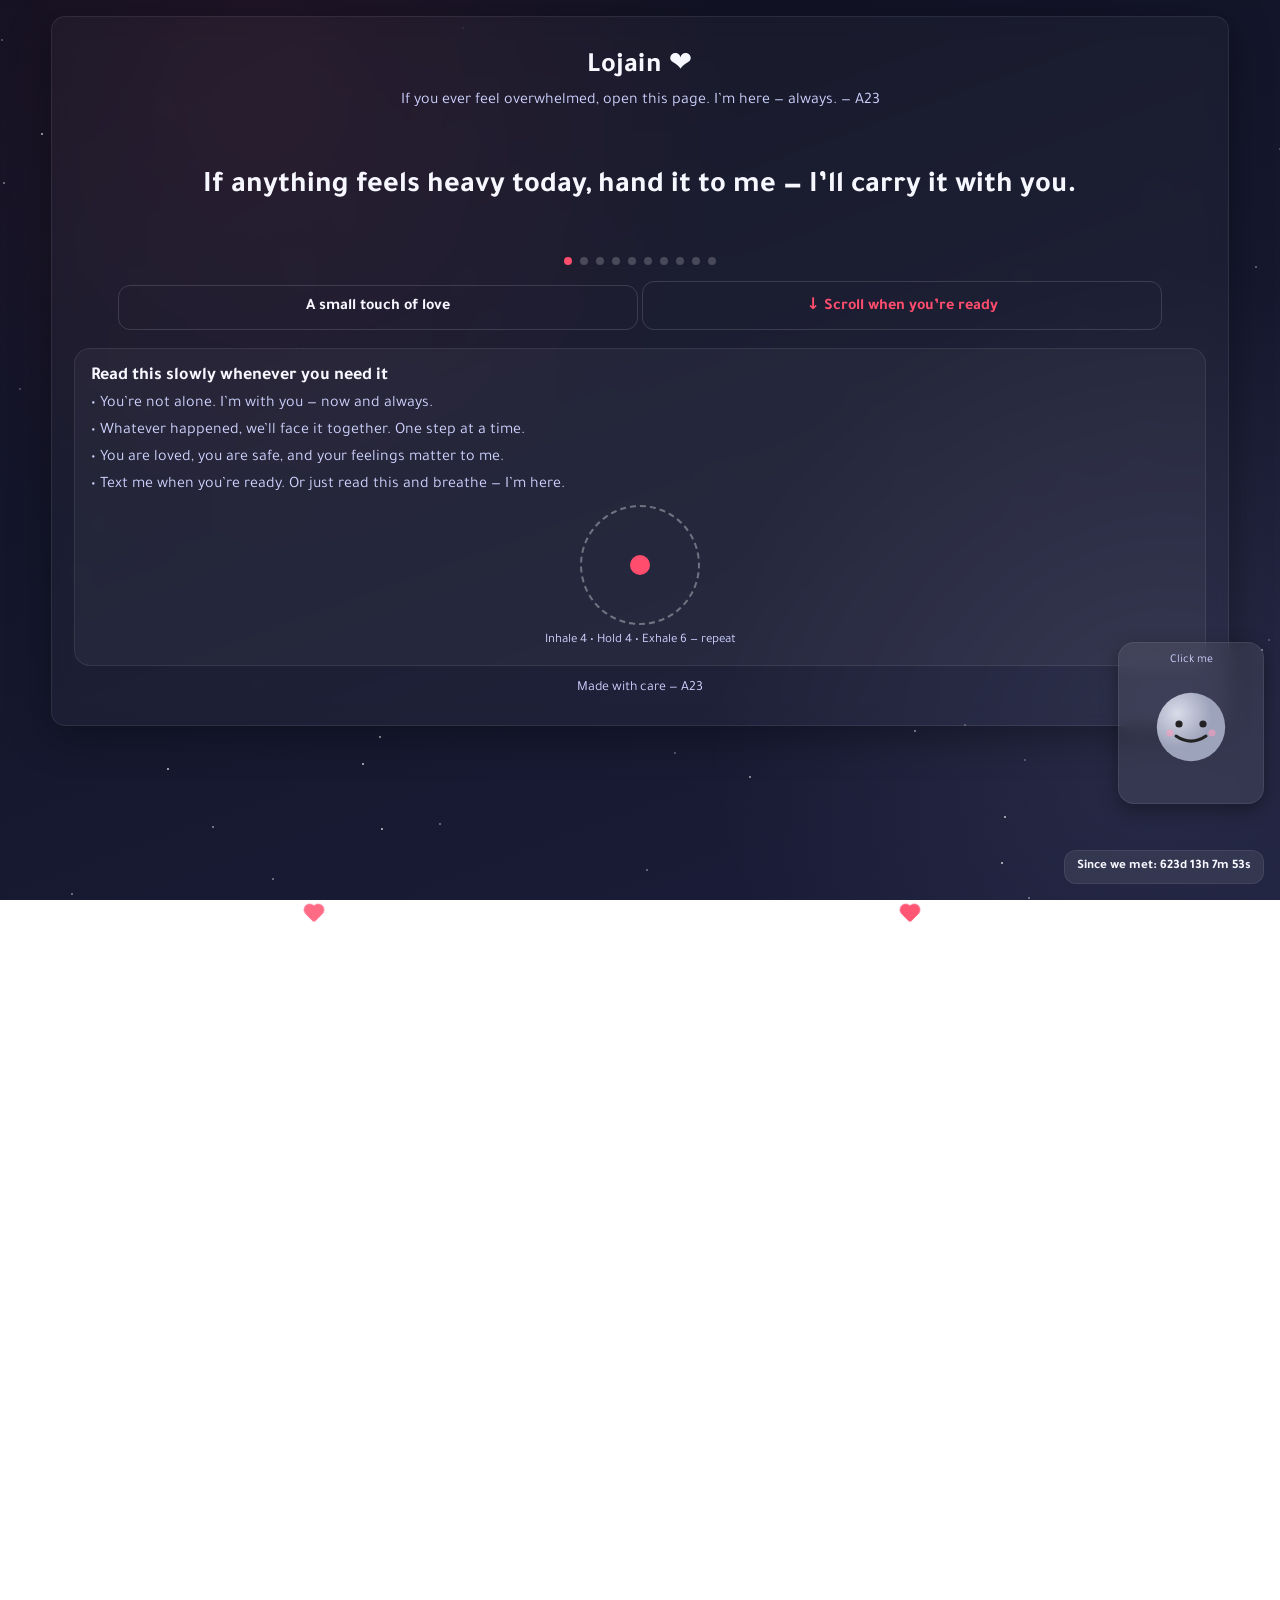
<file: ii1123.github.io/index.html>
<!DOCTYPE html>
<html lang="en" dir="ltr">
<head>
  <meta charset="UTF-8" />
  <meta name="viewport" content="width=device-width, initial-scale=1.0" />
  <title>Lojain — A23</title>
  <link rel="manifest" href="manifest.json">
  <link href="https://fonts.googleapis.com/css2?family=Tajawal:wght@400;700;900&display=swap" rel="stylesheet" />
  <link rel="stylesheet" href="style.css?v=3">

  <!-- تحسينات الموبايل + منع التداخل -->
  <style>
    :root { --vh: 1vh; }

    .wrap { min-height: 100svh; min-height: calc(var(--vh) * 100); padding: 16px; }
    .card { max-width: 92vw; margin: 0 auto; border-radius: 14px; }

    .cta, button, .down {
      display: inline-block;
      width: 100%;
      max-width: 520px;
      padding: 12px 16px;
      font-size: 16px;
      border-radius: 12px;
      touch-action: manipulation;
    }

    @media (max-width: 480px) {
      h1 { font-size: 28px; }
      .subtitle { font-size: 14px; line-height: 1.5; }
      .breath-steps { font-size: 13px; }
      .footer { font-size: 12px; }
      #sinceCounter { font-size: 13px; }
    }

    /* طبقات الخلفية ما تستقبل لمس */
    .stars, .hearts { pointer-events: none; }

    /* مسافة سفليّة كافية عشان المثبّتات ما تغطي المحتوى */
    .wrap, .section, .notebook { padding-bottom: 240px; }

    /* العداد ثابت يمين تحت */
    .since {
      position: fixed !important;
      right: 16px;
      left: auto !important;
      transform: none !important;
      bottom: calc(16px + env(safe-area-inset-bottom, 0px));
      z-index: 7;
    }

    /* الدمية فوق العداد */
    .mood-toy {
      position: fixed;
      right: 16px;
      bottom: calc(96px + env(safe-area-inset-bottom, 0px));
      z-index: 8;
    }

    /* المذكرة بحجم مناسب ومتمركزة */
    .notebook {
      display: block !important;
      position: relative;
      z-index: 2;
      max-width: 720px;
      margin: 24px auto;
      padding: 12px;
    }
    #memo {
      width: 100%;
      box-sizing: border-box;
      min-height: 160px;
      resize: vertical;
    }

    #readyCard { position: relative; z-index: 2; }

    @media (max-width: 600px) {
      .card { max-width: 94vw; }
      .notebook { max-width: 94vw; margin: 20px auto; }
      .mood-toy { right: 12px; bottom: calc(96px + env(safe-area-inset-bottom, 0px)); }
      .since { right: 12px; bottom: calc(14px + env(safe-area-inset-bottom, 0px)); }
    }
  </style>
</head>

<body>
  <!-- خلفية متحركة -->
  <div class="stars" id="stars"></div>
  <div class="hearts" id="hearts"></div>

  <!-- الكارد الرئيسي -->
  <div class="wrap">
    <div class="card">
      <h1>Lojain ❤️</h1>
      <p class="subtitle">If you ever feel overwhelmed, open this page. I’m here — always. — A23</p>

      <div class="line" id="line"></div>
      <div class="dots" id="dots" aria-hidden="true"></div>

      <a class="cta" href="#" id="confettiBtn" title="Tap">A small touch of love</a>
      <a id="downLink" class="down" href="#readySection">↓ Scroll when you’re ready</a>

      <div class="support">
        <h3>Read this slowly whenever you need it</h3>
        <p>• You’re not alone. I’m with you — now and always.</p>
        <p>• Whatever happened, we’ll face it together. One step at a time.</p>
        <p>• You are loved, you are safe, and your feelings matter to me.</p>
        <p>• Text me when you’re ready. Or just read this and breathe — I’m here.</p>

        <div class="breathe">
          <div class="circle"><div class="circle-inner"></div></div>
          <div class="breath-steps">Inhale 4 • Hold 4 • Exhale 6 — repeat</div>
        </div>
      </div>

      <div class="footer">Made with care — A23</div>
    </div>
  </div>

  <!-- Section 2 -->
  <section class="section" id="readySection">
    <div class="card" id="readyCard">
      <h2 style="margin:0 0 10px 0">When you’re ready</h2>
      <p class="subtitle" style="text-align:left">
        Take a breath. When you feel okay, tap the button below.
      </p>

      <button id="readyOnceBtn" class="cta" style="margin-top:10px">I’m ready — tap once</button>
      <button id="resetReady" class="cta" style="margin-top:6px;">Reset (all devices)</button>
      <p id="readyOnceState" class="footer" style="margin-top:8px"></p>
    </div>
  </section>

  <!-- Notebook -->
  <div class="notebook">
    <div class="title">Memo</div>
    <textarea id="memo" placeholder="Write in the book…"></textarea>
    <button id="saveMemo">Save</button>
    <div class="memo-hint">Saved only on this device</div>
  </div>

  <!-- Since widget -->
  <div class="since"><strong id="sinceCounter">—</strong></div>

  <!-- Mood Toy (SVG, no images) -->
  <div class="mood-toy glass" id="moodToy" role="button" aria-pressed="false" title="Click to toggle mood">
    <div class="toy-label" id="toyLabel">Click me</div>
    <div class="toy-figure" id="toyFigure" aria-hidden="true">
      <svg viewBox="0 0 200 200" width="120" height="120" class="toy-svg" aria-hidden="true">
        <defs>
          <radialGradient id="happyGrad" cx="30%" cy="30%">
            <stop offset="0%"  stop-color="#d9dbe8"/>
            <stop offset="100%" stop-color="#9da3bb"/>
          </radialGradient>
          <radialGradient id="sadGrad" cx="30%" cy="30%">
            <stop offset="0%"  stop-color="#3a3a48"/>
            <stop offset="100%" stop-color="#0f0f17"/>
          </radialGradient>
          <filter id="softShadow" x="-30%" y="-30%" width="160%" height="160%">
            <feDropShadow dx="0" dy="4" stdDeviation="6" flood-color="#000" flood-opacity=".35"/>
          </filter>
        </defs>

        <!-- جسم -->
        <!-- احذف أي تعبئة قديمة هنا عشان الـ CSS يقدر يلونها -->
<circle id="head" cx="100" cy="90" r="57" />

        <!-- وجه سعيد -->
        <g class="face face-happy">
          <circle cx="80" cy="85" r="6" fill="#222"/>
          <circle cx="120" cy="85" r="6" fill="#222"/>
          <path d="M75 105 Q100 122 125 105" fill="none" stroke="#222" stroke-width="5" stroke-linecap="round"/>
          <circle cx="65" cy="100" r="6" fill="#ff9dbd" opacity=".55"/>
          <circle cx="135" cy="100" r="6" fill="#ff9dbd" opacity=".55"/>
        </g>

        <!-- وجه زعلان -->
        <g class="face face-sad">
          <rect x="73" y="74" width="14" height="10" rx="2" fill="#e9e9ee"/>
          <rect x="113" y="74" width="14" height="10" rx="2" fill="#e9e9ee"/>
          <path d="M78 110 Q100 96 122 110" fill="none" stroke="#e9e9ee" stroke-width="5" stroke-linecap="round"/>
        </g>
      </svg>
    </div>
  </div>

  <!-- Scripts الأساسية -->
  <script>
    /* rotating lines */
    let lines=[
      "If anything feels heavy today, hand it to me — I’ll carry it with you.",
      "No matter what, you’re not facing this alone.",
      "I’m proud of you, even on the days you can’t see it.",
      "Take your time. I’ll wait. I’m not going anywhere.",
      "Your feelings are safe with me — always.",
      "You are loved more than any bad moment can measure.",
      "Breathe. One small step is enough for today.",
      "If you need me at 3AM or 3PM — I’m there.",
      "I choose you on the bright days and the stormy ones.",
      "You and I — team forever."
    ];
    let idx=0; const lineEl=document.getElementById('line'); const dotsEl=document.getElementById('dots');
    lines.forEach((_,i)=>{ const d=document.createElement('div'); d.className='dot'+(i===0?' active':''); dotsEl.appendChild(d); });
    function renderLine(t){ lineEl.innerHTML=''; const s=document.createElement('span'); s.textContent=t; lineEl.appendChild(s); }
    function setActiveDot(i){ Array.from(dotsEl.children).forEach((d,k)=>d.classList.toggle('active',k===i)); }
    function nextLine(){ renderLine(lines[idx]); setActiveDot(idx); idx=(idx+1)%lines.length; }
    nextLine(); setInterval(nextLine,2600);

    /* stars */
    const stars=document.getElementById('stars');
    for(let i=0;i<80;i++){
      const s=document.createElement('div');
      s.className='star';
      s.style.left=Math.random()*100+'vw';
      s.style.top=Math.random()*100+'vh';
      s.style.animationDelay=(Math.random()*6).toFixed(2)+'s';
      s.style.opacity=(0.3+Math.random()*0.7).toFixed(2);
      stars.appendChild(s);
    }

    /* hearts */
    const hearts=document.getElementById('hearts');
    function spawnHeart(){
      const h=document.createElement('div');
      h.className='heart';
      h.style.left=Math.random()*100+'vw';
      h.style.bottom='-20px';
      h.style.animationDuration=(8+Math.random()*5).toFixed(2)+'s';
      h.style.opacity=(0.5+Math.random()*0.5).toFixed(2);
      hearts.appendChild(h);
      setTimeout(()=>h.remove(),12000);
    }
    setInterval(spawnHeart,700);

    /* confetti */
    const btnConfetti=document.getElementById('confettiBtn');
    btnConfetti.addEventListener('click',(e)=>{ e.preventDefault(); for(let i=0;i<120;i++){ makeParticle(); } });
    function makeParticle(){
      const p=document.createElement('div');
      p.style.position='fixed';
      p.style.left=(window.innerWidth/2)+(Math.random()*60-30)+'px';
      p.style.top=(window.innerHeight/2)+(Math.random()*20-10)+'px';
      p.style.width='6px'; p.style.height='10px';
      p.style.background=['#ff4d6d','#ffd166','#06d6a0','#4cc9f0','#f72585'][Math.floor(Math.random()*5)];
      p.style.transform='rotate('+(Math.random()*360)+'deg)'; p.style.opacity='0.9'; p.style.zIndex='9999';
      document.body.appendChild(p);
      const dx=(Math.random()-0.5)*12, dy=(Math.random()-0.9)*14; let x=0,y=0,life=0;
      const t=setInterval(()=>{ life++; x+=dx; y+=dy+life*0.15; p.style.transform=`translate(${x}px,${y}px) rotate(${life*12}deg)`; p.style.opacity=String(0.9-life/90); if(life>90){ clearInterval(t); p.remove(); } },16);
    }

    /* memo (local) */
    const memo=document.getElementById('memo'); const saveMemo=document.getElementById('saveMemo'); const MEMO_KEY='memo_lo';
    try{ memo.value=localStorage.getItem(MEMO_KEY)||'' }catch{}
    saveMemo.addEventListener('click',()=>{ try{ localStorage.setItem(MEMO_KEY,memo.value); saveMemo.textContent='Saved ✓'; setTimeout(()=>saveMemo.textContent='Save',1000)}catch{} });

    /* since counter */
    let MEET_DATE_ISO='2025-03-21T06:09:00';
    function updateSince(){
      const el=document.getElementById('sinceCounter'); if(!el) return;
      const diff=Math.max(0, Date.now()-new Date(MEET_DATE_ISO).getTime());
      const d=Math.floor(diff/86400000);
      const h=Math.floor((diff%86400000)/3600000);
      const m=Math.floor((diff%3600000)/60000);
      const s=Math.floor((diff%60000)/1000);
      el.textContent=`Since we met: ${d}d ${h}h ${m}m ${s}s`;
    }
    updateSince(); setInterval(updateSince,1000);
  </script>

  <!-- I'm ready (مشترك) + Reset عبر JSONP لتفادي CORS -->
  <script>
  (function(){
    const COUPLE_ID = 'lojain_a23_ready';
    const API_URL   = 'https://script.google.com/macros/s/AKfycbwfrBBb4NLNHDX3M0_C80Jut1V6tblDaecBPWBgqSUqhr0E1EIopF86GkJszmyI2seBjw/exec';

    const readyBtn = document.getElementById('readyOnceBtn');
    const resetBtn = document.getElementById('resetReady');
    const stateEl  = document.getElementById('readyOnceState');
    if(!readyBtn || !stateEl) return;

    // JSONP helper (بدون CORS)
    function jsonp(url){
      return new Promise((resolve, reject)=>{
        const cb = 'cb_' + Math.random().toString(36).slice(2);
        const s = document.createElement('script');
        window[cb] = (data)=>{ resolve(data); cleanup(); };
        s.onerror = (e)=>{ reject(e); cleanup(); };
        function cleanup(){ try{ delete window[cb]; }catch{} s.remove(); }
        s.src = url + (url.includes('?')?'&':'?') + 'callback=' + cb + '&_=' + Date.now();
        document.head.appendChild(s);
      });
    }

    function applyReady(ts){ readyBtn.disabled = true; readyBtn.textContent = '✔ Already marked'; stateEl.textContent = ts || 'Marked — synced across devices.'; }
    function clearReady(){ readyBtn.disabled = false; readyBtn.textContent = "I’m ready — tap once"; stateEl.textContent = ""; }

    async function fetchState(){
      try{
        const val = await jsonp(`${API_URL}?id=${encodeURIComponent(COUPLE_ID)}`);
        (val === 'ready') ? applyReady() : clearReady();
      }catch(e){ console.warn('fetchState JSONP failed', e); }
    }
    async function markReady(){
      try{
        const ts = new Date().toLocaleString();
        await jsonp(`${API_URL}?id=${encodeURIComponent(COUPLE_ID)}&state=ready`);
        applyReady('Marked on ' + ts + ' — synced.');
      }catch(e){ console.warn('markReady JSONP failed', e); }
    }
    async function resetReady(){
      try{
        await jsonp(`${API_URL}?id=${encodeURIComponent(COUPLE_ID)}&state=not_ready`);
        clearReady();
      }catch(e){ console.warn('resetReady JSONP failed', e); }
    }

    fetchState();
    readyBtn.addEventListener('click', ()=>{ if(!readyBtn.disabled) markReady(); });
    if (resetBtn) resetBtn.addEventListener('click', resetReady);
  })();
  </script>

  <!-- سكرول ناعم -->
  <script>
  (function(){
    const link = document.getElementById('downLink');
    const target = document.getElementById('readySection');
    if(!link || !target) return;

    const prefersReduced = window.matchMedia && window.matchMedia('(prefers-reduced-motion: reduce)').matches;

    link.addEventListener('click', (e) => {
      e.preventDefault();
      if ('scrollBehavior' in document.documentElement.style) {
        target.scrollIntoView({ behavior: prefersReduced ? 'auto' : 'smooth', block: 'start' });
        return;
      }
      const start = window.pageYOffset || document.documentElement.scrollTop;
      const end   = target.getBoundingClientRect().top + start;
      const dist  = end - start;
      const dur   = 500; let startTs;
      function step(ts){
        if(!startTs) startTs = ts;
        const t = Math.min(1, (ts - startTs) / dur);
        const ease = t<.5 ? 2*t*t : -1+(4-2*t)*t;
        window.scrollTo(0, start + dist*ease);
        if(t < 1) requestAnimationFrame(step);
      }
      requestAnimationFrame(step);
    });
  })();
  </script>

  <!-- دمية المزاج (مزامنة بسيطة مثل السابق) -->
  <script>
  (function(){
    const toy     = document.getElementById('moodToy');
    const figure  = document.getElementById('toyFigure');
    const labelEl = document.getElementById('toyLabel');

    const COUPLE_ID = 'lojain_a23';
    const API_URL   = 'https://script.google.com/macros/s/AKfycbwXfzLg1a_o8y2vEVEbXHeekIVhStkwajuYq8dHR6PM7yDVxMR13NyC9qdolaWklftUPw/exec';
    const KEY_LOCAL = 'lojain_mood';

    function apply(state){
      toy.classList.toggle('sad',   state === 'sad');
      toy.classList.toggle('happy', state !== 'sad');
      toy.setAttribute('aria-pressed', state === 'sad' ? 'true' : 'false');
      labelEl.textContent = state === 'sad' ? 'She is upset' : 'Click me';
    }

    async function fetchRemote(){
      try{
        const r = await fetch(API_URL + '?id=' + encodeURIComponent(COUPLE_ID), { cache:'no-store' });
        if(!r.ok) throw 0;
        const state = (await r.text()).trim() || 'happy';
        localStorage.setItem(KEY_LOCAL, state);
        apply(state);
      }catch{
        apply(localStorage.getItem(KEY_LOCAL) || 'happy');
      }
    }

    let busy=false;
    async function updateRemote(state){
      localStorage.setItem(KEY_LOCAL, state);
      if(busy) return; busy=true;
      try{
        const body = new URLSearchParams({ id: COUPLE_ID, state });
        await fetch(API_URL, { method:'POST', headers:{ 'Content-Type':'application/x-www-form-urlencoded;charset=UTF-8' }, body });
      }finally{
        setTimeout(()=> busy=false, 400);
      }
    }

    fetchRemote();

    toy.addEventListener('click', ()=>{
      const reduce = window.matchMedia && window.matchMedia('(prefers-reduced-motion: reduce)').matches;
      if(!reduce){ figure.classList.remove('flip'); void figure.offsetWidth; figure.classList.add('flip'); }
      const current = toy.classList.contains('sad') ? 'sad' : 'happy';
      const next = current === 'happy' ? 'sad' : 'happy';
      apply(next);
      updateRemote(next);
    });
  })();
  </script>

  <!-- تحسينات موبايل إضافية (إصلاح 100vh + تقليل القلوب/النجوم) -->
  <script>
    (function () {
      const isMobile = /Mobi|Android/i.test(navigator.userAgent) || window.innerWidth < 520;

      function setVh() {
        const vh = window.innerHeight * 0.01;
        document.documentElement.style.setProperty('--vh', `${vh}px`);
      }
      setVh(); window.addEventListener('resize', setVh);

      if (isMobile) {
        const starsWrap = document.getElementById('stars');
        if (starsWrap) {
          const many = starsWrap.querySelectorAll('.star');
          for (let i = 0; i < many.length; i++) { if (i % 2 === 0) many[i].remove(); }
        }
        const _setInterval = window.setInterval;
        let heartsTimerSet = false;
        window.setInterval = function (fn, ms) {
          if (!heartsTimerSet && ms === 700) { heartsTimerSet = true; return _setInterval(fn, 1200); }
          return _setInterval(fn, ms);
        };
      }

      window.addEventListener('touchstart', () => {}, { passive: true });
      window.addEventListener('touchmove', () => {}, { passive: true });
    })();
  </script>
  <script>
document.addEventListener('DOMContentLoaded', () => {
  const card = document.getElementById('readyCard');
  if (!card) return;

  // لو المتصفح ما يدعم IO، نعطيه show مباشرة
  if (!('IntersectionObserver' in window)) {
    card.classList.add('show');
    return;
  }

  const io = new IntersectionObserver((entries) => {
    entries.forEach(e => {
      if (e.isIntersecting) {
        card.classList.add('show');
        io.disconnect();
      }
    });
  }, { threshold: 0.2 });

  io.observe(card);
});
</script>

</body>
</html>
</file>
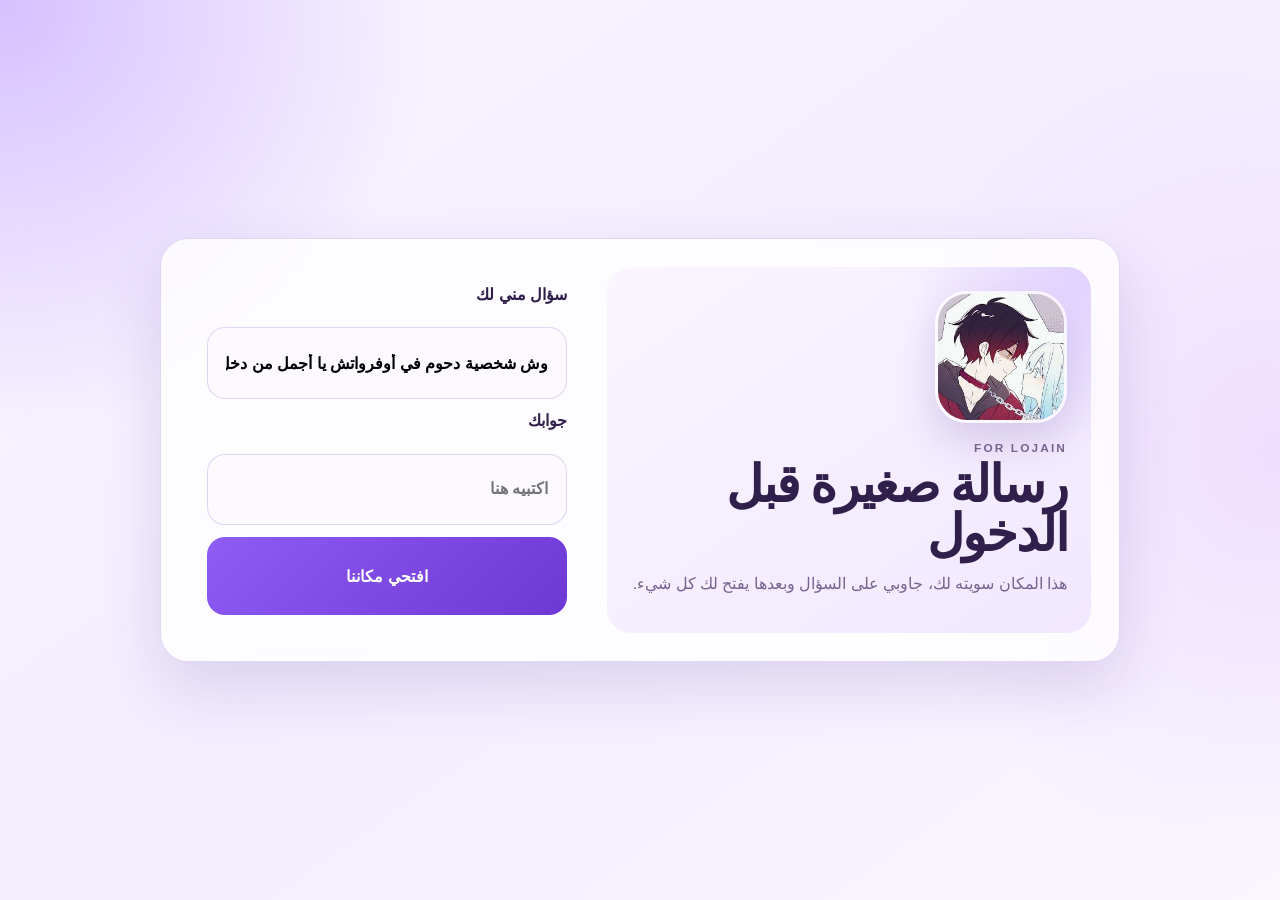
<file: our-app/index.html>
<!doctype html><html lang="ar" dir="rtl"><head><meta charset="utf-8"/><link rel="icon" href="/our-app/favicon.ico"/><meta name="viewport" content="width=device-width,initial-scale=1"/><meta name="theme-color" content="#8f5cf4"/><meta name="description" content="Our App is a private couple space with chat, memories, and mini games."/><link rel="apple-touch-icon" href="/our-app/logo192.png"/><link rel="manifest" href="/our-app/manifest.json"/><title>Our App</title><script defer="defer" src="/our-app/static/js/main.761f5f19.js"></script><link href="/our-app/static/css/main.037143a4.css" rel="stylesheet"></head><body><noscript>You need to enable JavaScript to run this app.</noscript><div id="root"></div></body></html>
</file>
<file: ii1123.github.io/style.css>
:root{
  --bg1:#0f1020; 
  --bg2:#1b1e3a; 
  --accent:#ff4d6d; 
  --text:#f7f7ff; 
  --muted:#cfd3ff;
  --glass: rgba(255,255,255,.03); 
  --glass-bd: rgba(255,255,255,.08);
  --ring:#ffffff33;
  --ring-strong:#ffffff66;
  --shadow: 0 10px 40px rgba(0,0,0,.35);
}

/* ===== Base ===== */
*{box-sizing:border-box}
html,body{
  height:100%; margin:0;
  font-family:'Tajawal',system-ui,-apple-system,Segoe UI,Roboto,Arial,sans-serif;
  background:
    radial-gradient(1200px circle at 20% 10%, rgba(255,77,109,.07), transparent 40%),
    radial-gradient(1000px circle at 90% 80%, rgba(207,211,255,.08), transparent 45%),
    linear-gradient(160deg,var(--bg1),var(--bg2));
  color:var(--text); 
  overflow-x:hidden; 
  overflow-y:auto;
}
html { scroll-behavior: smooth; }
.glass{background:var(--glass); border:1px solid var(--glass-bd); backdrop-filter:blur(8px)}

/* ===== Background particles ===== */
.stars,.hearts{position:fixed; inset:0; pointer-events:none; z-index:1}
.star{position:absolute; width:2px; height:2px; background:rgba(255,255,255,.8); border-radius:50%; opacity:0; animation:twinkle 6s linear infinite}
@keyframes twinkle{0%{transform:translateY(0);opacity:0}10%{opacity:1}50%{opacity:.6}100%{transform:translateY(40px);opacity:0}}
.heart{position:absolute; width:12px; height:12px; background:var(--accent); transform:rotate(45deg); border-radius:2px; opacity:.8; animation:float 10s linear infinite}
.heart::before,.heart::after{content:""; position:absolute; width:12px; height:12px; background:var(--accent); border-radius:50%}
.heart::before{top:-6px; left:0} .heart::after{left:-6px; top:0}
@keyframes float{0%{transform:translateY(0) rotate(45deg) scale(1);opacity:0}10%{opacity:.7}50%{transform:translateY(-55vh) rotate(45deg) scale(1.15)}100%{transform:translateY(-110vh) rotate(45deg) scale(1.3);opacity:0}}

/* ===== Layout ===== */
.wrap{position:relative; z-index:3; min-height:100%; display:grid; place-items:center; padding:24px; text-align:center; padding-bottom:180px}
.card{background:var(--glass); border:1px solid var(--glass-bd); box-shadow:var(--shadow); border-radius:20px; padding:28px 22px; max-width:760px; width:100%; backdrop-filter:blur(10px)}
h1{margin:0 0 8px 0; font-size:28px; letter-spacing:.5px}
.subtitle{margin:0 0 20px 0; font-size:16px; color:var(--muted)}
.footer{margin-top:14px; font-size:14px; color:var(--muted)}

/* ===== Rotating lines ===== */
.line{min-height:112px; display:grid; place-items:center; font-size:30px; font-weight:700; line-height:1.5; padding:10px 4px}
.line span{display:inline-block; opacity:0; transform:translateY(12px) scale(.98); filter:blur(6px); animation:in 1000ms ease forwards}
@keyframes in{to{opacity:1; transform:translateY(0) scale(1); filter:blur(0)}}
.dots{margin-top:14px; display:flex; justify-content:center; gap:8px}
.dot{width:8px; height:8px; border-radius:50%; background:rgba(255,255,255,.2)}
.dot.active{background:var(--accent)}

/* ===== Buttons ===== */
.cta{
  margin-top:18px; display:inline-block; padding:12px 18px; border-radius:12px;
  border:1px solid rgba(255,255,255,.14); text-decoration:none; color:var(--text);
  font-weight:700; transition:transform .15s ease, background .2s ease, opacity .2s, box-shadow .2s ease;
  background: transparent; box-shadow: 0 0 0 0 rgba(255,255,255,0);
}
.cta:hover{background:rgba(255,255,255,.06); transform: translateY(-1px); box-shadow: 0 6px 18px rgba(0,0,0,.25), 0 0 0 4px var(--ring)}
.cta:active{transform:translateY(0) scale(.98); box-shadow: 0 2px 10px rgba(0,0,0,.3), 0 0 0 3px var(--ring-strong)}
button.cta{-webkit-appearance:none; appearance:none; background: transparent; cursor: pointer}
button.cta:disabled{background: rgba(255,255,255,.06); color: var(--muted); border-color: rgba(255,255,255,.12); cursor: not-allowed; opacity:1; box-shadow:none}
.cta:focus-visible, .down:focus-visible, .notebook textarea:focus-visible, .notebook button:focus-visible{outline:none; box-shadow:0 0 0 4px var(--ring-strong); transition: box-shadow .2s ease}

/* ===== Support box ===== */
.support{margin-top:18px; text-align:left; background:rgba(255,255,255,.04); border:1px solid var(--glass-bd); border-radius:16px; padding:16px}
.support h3{margin:0 0 8px; font-size:18px}
.support p{margin:8px 0; color:var(--muted)}

/* ===== Breathe coach ===== */
.breathe{margin-top:10px; display:grid; place-items:center}
.circle{width:120px; height:120px; border-radius:999px; border:2px dashed rgba(255,255,255,.35); display:grid; place-items:center}
.circle-inner{width:20px; height:20px; border-radius:999px; background:var(--accent); animation:breath 8s ease-in-out infinite}
@keyframes breath{0%{transform:scale(1)}40%{transform:scale(2.8)}60%{transform:scale(2.8)}100%{transform:scale(1)}}
.breath-steps{font-size:13px; color:var(--muted); margin-top:8px}

/* ===== Notebook ===== */
.notebook{position:fixed; left:12px; bottom:12px; z-index:4; width:260px; display:flex; flex-direction:column; gap:8px; padding:12px; border-radius:12px; background:rgba(255,255,255,.08); border:1px solid var(--glass-bd); box-shadow:0 6px 18px rgba(0,0,0,.35)}
.notebook .title{font-weight:700; font-size:14px; color:var(--text)}
.notebook textarea{width:100%; min-height:90px; resize:vertical; border:none; outline:none; font-size:14px; color:var(--text); line-height:22px; padding:10px 12px; border-radius:8px; background:rgba(255,255,255,.06); transition: box-shadow .2s ease, background .2s ease}
.notebook textarea:focus{background: rgba(255,255,255,.08); box-shadow: 0 0 0 4px var(--ring)}
.notebook button{align-self:flex-end; border:none; border-radius:8px; padding:6px 10px; cursor:pointer; background:#8B0B7A; color:#fff; font-size:12px; font-weight:700; transition: transform .12s ease, box-shadow .2s ease}
.notebook button:hover{transform: translateY(-1px); box-shadow: 0 6px 16px rgba(0,0,0,.25), 0 0 0 4px var(--ring)}
.memo-hint{font-size:11px; color:var(--muted); text-align:right}

/* ===== Since widget ===== */
.since{position:fixed; right:12px; bottom:12px; z-index:4; background:rgba(255,255,255,.08); border:1px solid var(--glass-bd); backdrop-filter:blur(6px); padding:8px 12px; border-radius:12px; font-size:13px; transition: box-shadow .2s ease, transform .12s ease}
.since:hover{transform: translateY(-1px); box-shadow: 0 6px 16px rgba(0,0,0,.25), 0 0 0 4px var(--ring)}

/* ===== Down link + Section 2 ===== */
@media (max-width:520px){ .card{padding:22px 16px} .line{font-size:22px} .notebook{width:70vw} .wrap{ padding-bottom: 220px } }
.down{margin-top:16px; display:inline-flex; align-items:center; gap:6px; padding:10px 14px; border-radius:12px; border:1px solid rgba(255,255,255,.14); color:var(--accent); text-decoration:none; font-weight:700; transition: background .2s ease,transform .15s.ease, box-shadow .2s ease}
.down:hover{background:rgba(255,255,255,.06); transform: translateY(-1px); box-shadow: 0 6px 16px rgba(0,0,0,.25), 0 0 0 4px var(--ring)}
.down:active{transform:translateY(0) scale(.98)}
.section{position:relative; z-index:3; padding:48px 20px 80px; display:grid; place-items:center}
.section .card{max-width:760px; width:100%; background:var(--glass); border:1px solid var(--glass-bd); border-radius:20px; padding:28px 22px; backdrop-filter:blur(10px); box-shadow:var(--shadow); opacity:0; transform:translateY(24px); transition:opacity .6s ease, transform .6s ease}
.section .card.show{opacity:1; transform:translateY(0)}
#readySection{scroll-margin-top:24px}

/* ===== Mood Toy (SVG) ===== */
.mood-toy{
  position:fixed; right:12px; bottom:76px; z-index:5;
  display:grid; place-items:center; gap:6px;
  padding:10px 12px; border-radius:16px;
  background:rgba(255,255,255,.08);
  border:1px solid var(--glass-bd);
  backdrop-filter:blur(8px);
  box-shadow:0 6px 18px rgba(0,0,0,.35);
  cursor:pointer;
  transition: transform .18s ease, box-shadow .18s ease;
}
.mood-toy:hover{ transform: translateY(-2px); box-shadow: 0 8px 22px rgba(0,0,0,.45), 0 0 0 4px var(--ring) }
.mood-toy:active{ transform: translateY(0) scale(.98) }
.mood-toy .toy-label{ font-size:12px; color:var(--muted) }
.toy-figure{ perspective: 800px; }
.toy-svg{ display:block; transform-style:preserve-3d }

/* Flip anim */
.toy-figure.flip .toy-svg{ animation: toyFlip .55s ease both }
@keyframes toyFlip{
  0%{transform: rotateY(0deg)}
  50%{transform: rotateY(90deg)}
  100%{transform: rotateY(180deg)}
}

/* Mood colors */
.mood-toy.happy #head { fill: url(#happyGrad) }
.mood-toy.sad   #head { fill: url(#sadGrad)   }

/* Faces visibility */
.face{ opacity:0; transition: opacity .2s ease }
.mood-toy.happy .face-happy{ opacity:1 }
.mood-toy.sad   .face-sad  { opacity:1 }

/* ===== Reduce Motion ===== */
@media (prefers-reduced-motion: reduce){
  *, *::before, *::after{
    animation-duration:0.01ms !important;
    animation-iteration-count:1 !important;
    transition:none !important;
    scroll-behavior: auto !important;
  }
  .star, .heart, .toy-figure.flip .toy-svg{animation:none !important}
}
/* ==== Fix overlaps & mobile spacing ==== */

/* أعطِ مساحة سفلية للمحتوى عشان العناصر المثبتة ما تغطيه */
.wrap,
.section,
.notebook {
  padding-bottom: 240px;           /* مساحة كافية لودجت Since + لعبة المزاج */
}

/* لعبة المزاج: ثبّتها فوق شوية وما تغطي الأزرار */
.mood-toy {
  position: fixed;
  right: 16px;
  bottom: calc(96px + env(safe-area-inset-bottom, 0px)); /* ارفعها فوق ودجت الـ Since */
  z-index: 9;
}

/* ودجت الوقت "Since": خلّه منخفض شوي وفي الوسط/يمين حسب ذوقك */
.since {
  position: fixed;
  left: 50%;
  transform: translateX(-50%);
  bottom: calc(20px + env(safe-area-inset-bottom, 0px));
  z-index: 8;
}

/* عناصر الخلفية ما تتلقّى لمس */
.stars, .hearts { pointer-events: none; }

/* تحسين وضع الجوال */
@media (max-width: 600px) {
  .card { max-width: 94vw; }
  .notebook, #memo { width: 100%; max-width: 94vw; }
  .mood-toy { right: 12px; bottom: calc(104px + env(safe-area-inset-bottom, 0px)); }
  .since { bottom: calc(16px + env(safe-area-inset-bottom, 0px)); }
}
/* ===== Fix since widget + memo layout & overlaps ===== */

/* ثبّت العداد في الركن اليمين تحت بدون ترجمة بالنصف */
.since {
  position: fixed !important;
  right: 16px;
  left: auto !important;
  transform: none !important;
  bottom: calc(16px + env(safe-area-inset-bottom, 0px));
  z-index: 7;
}

/* لعبة المزاج فوق العداد شوي وما تغطي الأزرار */
.mood-toy {
  position: fixed;
  right: 16px;
  bottom: calc(90px + env(safe-area-inset-bottom, 0px));
  z-index: 8;
}

/* أعطِ المحتوى مساحة سفلية كافية عشان ما تتداخل العناصر المثبتة */
.wrap,
.section,
.notebook {
  padding-bottom: 240px;  /* زوّدها لـ 280px إذا لسه يلمس العناصر */
}

/* تحجيم وتوسيط المذكرة */
.notebook {
  max-width: 720px;       /* على الدسك تظل أنيقة */
  margin: 24px auto;
  position: relative;
}
#memo {
  width: 100%;
  box-sizing: border-box;
}

/* ضبط عام للجوال */
@media (max-width: 600px) {
  .card { max-width: 94vw; }
  .notebook { max-width: 94vw; }
  .mood-toy { right: 12px; bottom: calc(96px + env(safe-area-inset-bottom, 0px)); }
  .since { right: 12px; bottom: calc(14px + env(safe-area-inset-bottom, 0px)); }
}
#readyCard { opacity: 1 !important; transform: none !important; visibility: visible !important; }
</file>
<file: our-app/static/css/main.037143a4.css>
html{font-size:16px}body{-webkit-font-smoothing:antialiased;-moz-osx-font-smoothing:grayscale;font-family:Segoe UI,Tahoma,Geneva,Verdana,sans-serif}#root{min-height:100vh}code{font-family:Cascadia Code,Consolas,monospace}:root{--bg:#f7f2ff;--panel:#fffc;--panel-border:#7e59c438;--text:#2f1f4a;--muted:#77638f;--accent:#8f5cf4;--accent-deep:#6e38d3;--accent-soft:#ece1ff;--shadow:0 24px 60px #56379429}*{box-sizing:border-box}body{background:radial-gradient(circle at top left,#cbb1ffc7,#0000 28%),radial-gradient(circle at right,#efdefff2,#0000 30%),linear-gradient(145deg,#faf6ff,#f3edff 48%,#f9f6ff);color:#2f1f4a;color:var(--text);margin:0}button,input,textarea{font:inherit}.app-shell{min-height:100vh;padding:24px;position:relative}.backdrop{background:radial-gradient(circle at 20% 20%,#8f5cf41f,#0000 24%),radial-gradient(circle at 80% 10%,#c5a8ff2e,#0000 22%);inset:0;pointer-events:none;position:absolute}.app-layout,.auth-card,.setup-card{position:relative;z-index:1}.app-layout{grid-gap:20px;display:grid;gap:20px;grid-template-columns:290px 1fr;margin:0 auto;max-width:1360px}.auth-card,.content-panel,.setup-card,.sidebar{-webkit-backdrop-filter:blur(18px);backdrop-filter:blur(18px);background:#fffc;background:var(--panel);border:1px solid #7e59c438;border:1px solid var(--panel-border);border-radius:28px;box-shadow:0 24px 60px #56379429;box-shadow:var(--shadow)}.sidebar{display:flex;flex-direction:column;justify-content:space-between;min-height:calc(100vh - 48px);padding:28px}.auth-copy h1,.panel-header h2,.setup-card h1,.sidebar h1{font-size:clamp(2rem,4vw,3.4rem);letter-spacing:-.04em;line-height:.95;margin:6px 0 12px}.auth-copy p,.empty-state p,.game-status p,.install-note,.memory-copy span,.message-card span,.player-card p,.setup-card p,.sidebar-copy{color:#77638f;color:var(--muted)}.eyebrow{color:#8f5cf4;color:var(--accent);font-size:.74rem;font-weight:700;letter-spacing:.18em;margin:0;text-transform:uppercase}.user-pill{align-items:center;background:#ffffffb8;border-radius:20px;display:flex;gap:14px;padding:16px}.app-logo{border:3px solid #ffffffb3;box-shadow:0 18px 40px #56379433;display:block;object-fit:cover}.sidebar-logo{border-radius:28px;height:110px;margin:0 0 18px;width:110px}.auth-logo,.setup-logo{border-radius:32px;height:132px;margin-bottom:18px;width:132px}.user-pill p{color:#77638f;color:var(--muted);margin:6px 0 0}.user-badge{background:linear-gradient(135deg,#8f5cf4,#b48cff);background:linear-gradient(135deg,var(--accent) 0,#b48cff 100%);border-radius:50%;color:#fff;display:grid;font-weight:800;height:48px;place-items:center;width:48px}.update-card{background:#ffffffb8;border-radius:20px;margin-top:18px;padding:16px}.update-card strong{display:block;margin-bottom:8px}.update-card p{color:#77638f;color:var(--muted);line-height:1.5;margin:0 0 12px}.update-btn,.update-check-btn{width:100%}.update-check-btn{margin-top:10px}.section-nav{grid-gap:10px;display:grid;gap:10px;margin:28px 0 auto}.install-btn{margin-top:18px;width:100%}.install-note{font-size:.95rem;margin-top:14px}.ghost-btn,.mode-switch button,.primary-btn,.section-nav button,.square{border:0;transition:.18s ease}.ghost-btn,.mode-switch button,.section-nav button{background:#ffffffb8;border-radius:16px;color:#2f1f4a;color:var(--text);cursor:pointer;padding:13px 16px}.mode-switch button.active,.primary-btn,.section-nav button.active{background:linear-gradient(135deg,#8f5cf4,#6e38d3);background:linear-gradient(135deg,var(--accent) 0,var(--accent-deep) 100%);color:#fff}.ghost-btn,.primary-btn{border-radius:18px;cursor:pointer;font-weight:700;padding:14px 18px}.primary-btn.alt{background:linear-gradient(135deg,#b58cff,#8f5cf4)}.primary-btn:disabled{cursor:wait;opacity:.7}.ghost-btn:hover,.mode-switch button:hover,.section-nav button:hover,.square:hover{transform:translateY(-1px)}.content-panel{padding:22px}.panel{grid-gap:18px;display:grid;gap:18px}.panel-header{align-items:start;display:flex;justify-content:space-between}.memory-grid,.message-list{grid-gap:14px;display:grid;gap:14px}.message-list{max-height:52vh;overflow:auto;padding-right:4px}.composer,.empty-state,.game-status,.memory-card,.memory-form,.message-card,.player-card{background:#fffc;border:1px solid #7e59c429;border-radius:24px}.empty-state,.game-status,.message-card,.player-card{padding:18px}.message-card{max-width:min(680px,100%)}.message-card.own{background:linear-gradient(180deg,#f7efff,#efe3ff);margin-inline-start:auto}.memory-copy p,.message-card p{line-height:1.6;margin:10px 0}.auth-form,.composer,.memory-form{grid-gap:12px;display:grid;gap:12px;padding:18px}.auth-form input,.composer textarea,.memory-form input,.memory-form textarea{background:#fcf9ffeb;border:1px solid #7e59c438;border-radius:18px;min-height:56px;outline:none;padding:16px 18px;width:100%}.composer textarea,.memory-form textarea{min-height:120px;resize:vertical}.memory-grid{grid-template-columns:repeat(auto-fit,minmax(240px,1fr))}.memory-card{overflow:hidden}.memory-card img{display:block;height:220px;object-fit:cover;width:100%}.memory-copy{padding:18px}.game-toolbar,.players-grid{display:flex;flex-wrap:wrap;gap:12px}.game-status{display:flex;flex-wrap:wrap;gap:16px}.board{grid-gap:12px;display:grid;gap:12px;grid-template-columns:repeat(3,minmax(80px,130px));justify-content:start}.square{aspect-ratio:1;background:#ffffffd9;border-radius:24px;cursor:pointer;font-size:clamp(1.8rem,4vw,2.8rem);font-weight:800}.player-card{min-width:180px}.player-card span{background:#ece1ff;background:var(--accent-soft);border-radius:50%;color:#6e38d3;color:var(--accent-deep);display:inline-grid;font-weight:800;height:42px;margin-bottom:10px;place-items:center;width:42px}.auth-shell,.setup-shell{display:grid;place-items:center}.auth-card,.setup-card{padding:28px;width:min(960px,100%)}.auth-card{grid-gap:22px;display:grid;gap:22px;grid-template-columns:1.1fr .9fr}.auth-copy{background:radial-gradient(circle at top right,#decdffe6,#0000 30%),linear-gradient(145deg,#faf5ff,#f1e8ff);border-radius:24px;padding:24px}.mode-switch{grid-template-columns:repeat(2,1fr)}.auth-form label,.mode-switch{grid-gap:8px;display:grid;gap:8px}.auth-form label{font-weight:600}.error-text{color:#9b2ecb;margin:0}.setup-steps{grid-gap:10px;display:grid;gap:10px}.code-block{background:#221632;border-radius:18px;color:#f2e9ff;margin:0;overflow:auto;padding:18px}@media (max-width:980px){.app-layout,.auth-card{grid-template-columns:1fr}.sidebar{min-height:auto}.board{justify-content:center}}@media (max-width:640px){.app-shell{padding:14px}.auth-card,.content-panel,.setup-card,.sidebar{padding:18px}.board{grid-template-columns:repeat(3,minmax(70px,1fr))}}
/*# sourceMappingURL=main.037143a4.css.map*/
</file>
